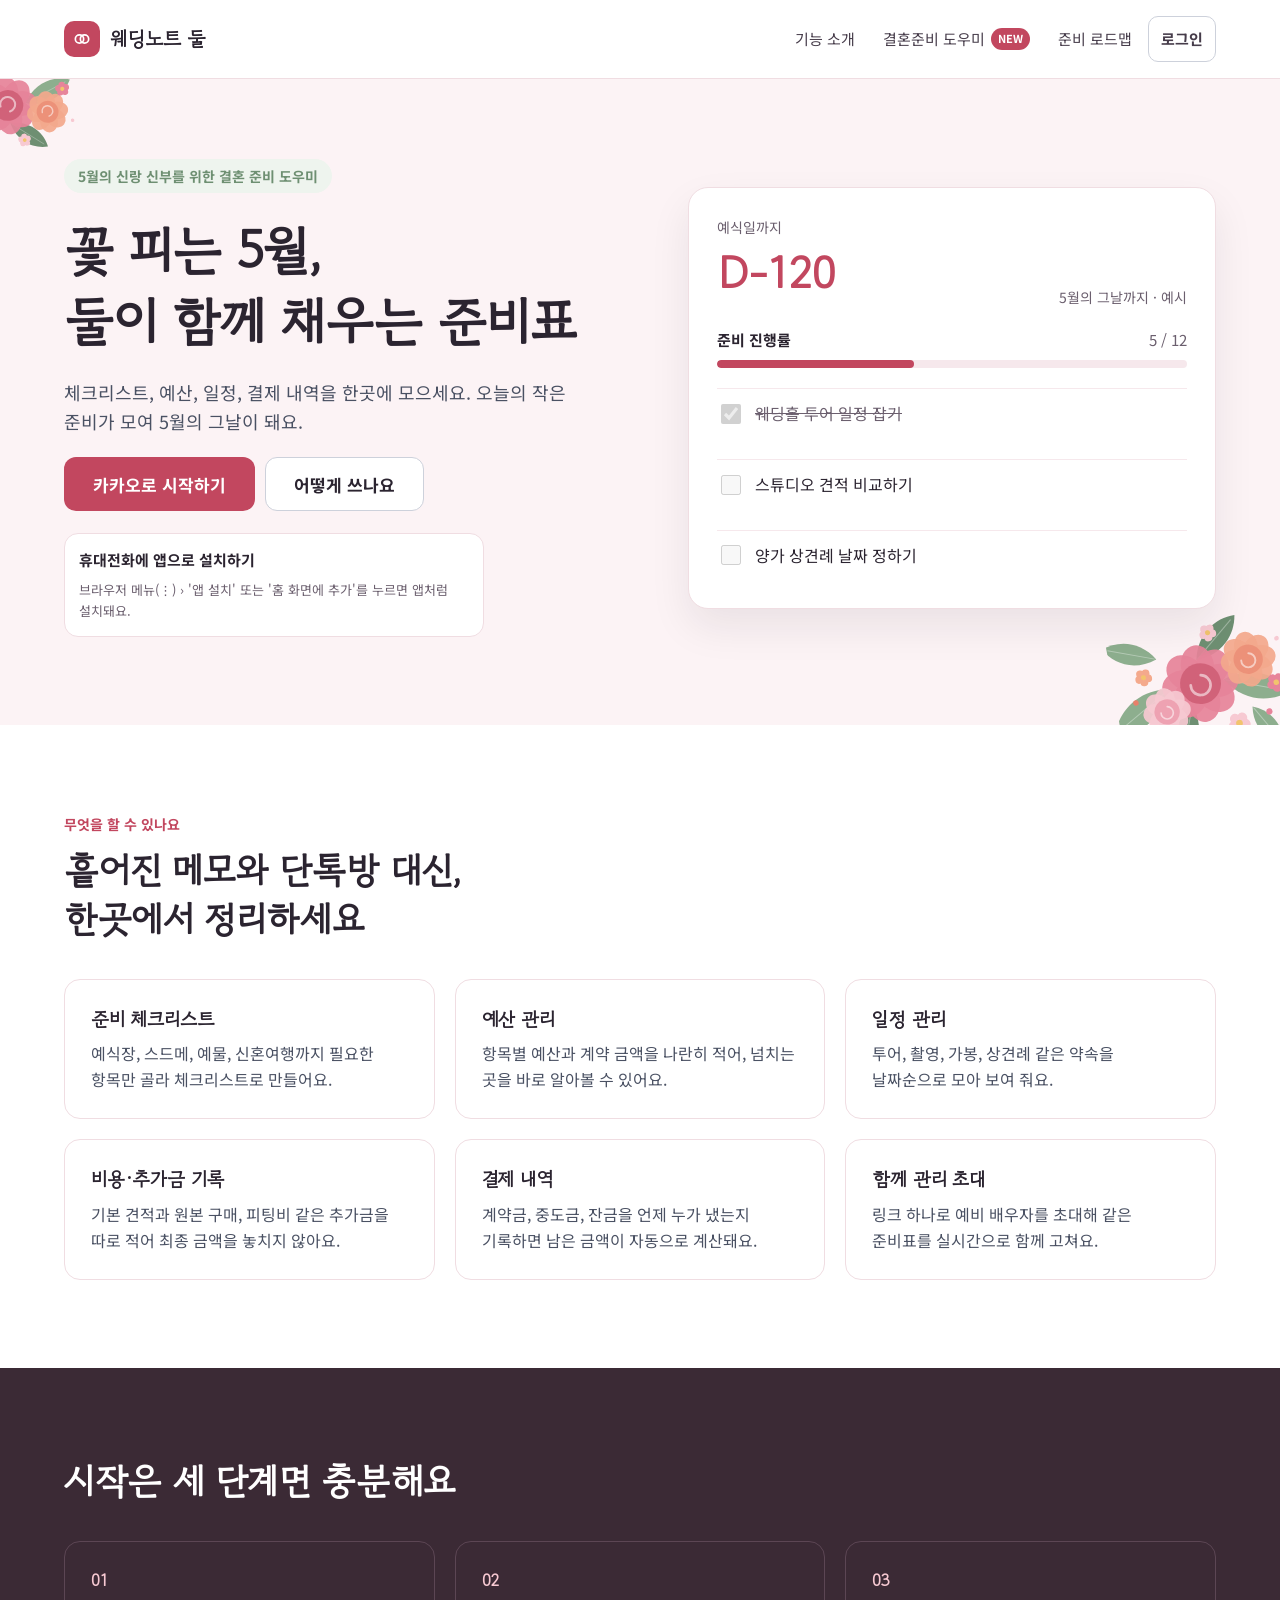
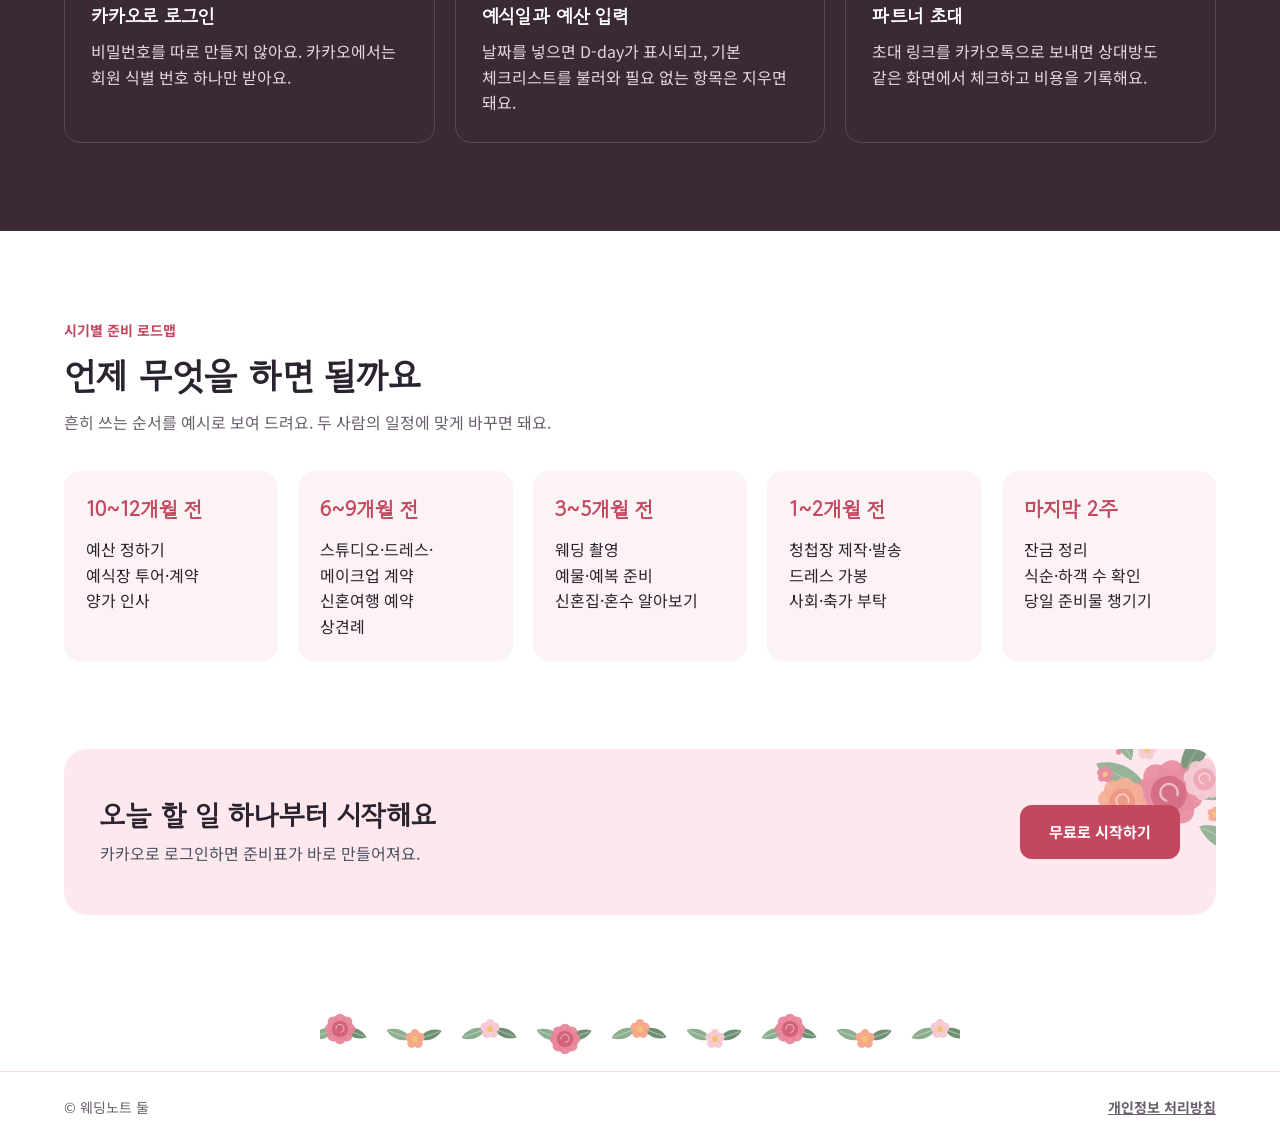
<file: index.html>
<!doctype html>
<html lang="ko">
<head>
<meta charset="utf-8">
<script src="js/inapp.js"></script>
<meta name="viewport" content="width=device-width, initial-scale=1">
<title>웨딩노트 둘 — 5월의 신랑 신부를 위한 결혼 준비 도우미</title>
<meta name="description" content="체크리스트, 예산, 일정, 추가금, 결제 내역을 한곳에서. 예비 배우자를 초대해 함께 관리하는 결혼 준비 도우미.">
<link rel="preconnect" href="https://fonts.googleapis.com">
<link href="https://fonts.googleapis.com/css2?family=Gowun+Dodum&family=Noto+Sans+KR:wght@400;500;700&display=swap" rel="stylesheet">
<link rel="manifest" href="manifest.webmanifest">
<meta name="theme-color" content="#C2475F">
<link rel="icon" type="image/png" sizes="32x32" href="icons/favicon-32.png">
<link rel="apple-touch-icon" href="icons/apple-touch-icon.png">
<meta name="apple-mobile-web-app-capable" content="yes">
<meta name="mobile-web-app-capable" content="yes">
<meta name="apple-mobile-web-app-title" content="웨딩노트">
<link rel="stylesheet" href="css/style.css">
</head>
<body>
<header class="topbar">
  <nav aria-label="주 메뉴">
    <a class="brand" href="index.html"><span class="brand-mark"><svg width="20" height="20" viewBox="0 0 24 24" fill="none" stroke="#fff" stroke-width="2" aria-hidden="true"><circle cx="9" cy="12" r="5"></circle><circle cx="15" cy="12" r="5"></circle></svg></span>웨딩노트 둘</a>
    <div class="menu">
      <a href="#features">기능 소개</a>
      <a href="app.html">결혼준비 도우미 <span class="pill pill-new">NEW</span></a>
      <a href="#roadmap">준비 로드맵</a>
      <a class="btn btn-line btn-sm" href="login.html">로그인</a>
    </div>
  </nav>
</header>

<main>
<section class="hero has-flowers">
  <div data-flowers="corner-left" class="fl-tl"></div><div data-flowers="corner-right" class="fl-br"></div>
  <div class="wrap">
    <div class="hero-text">
      <span class="may-badge">5월의 신랑 신부를 위한 결혼 준비 도우미</span>
      <h1>꽃 피는 5월,<br>둘이 함께 채우는 준비표</h1>
      <p class="lead">체크리스트, 예산, 일정, 결제 내역을 한곳에 모으세요. 오늘의 작은 준비가 모여 5월의 그날이 돼요.</p>
      <div class="row">
        <a class="btn btn-primary" href="login.html" style="min-height:54px;padding:0 28px;font-size:17px">카카오로 시작하기</a>
        <a class="btn btn-line" href="#how" style="min-height:54px;padding:0 28px;font-size:17px">어떻게 쓰나요</a>
      </div>
      <div class="hidden" data-install style="background:var(--white);border:1px solid var(--line);border-radius:14px;padding:14px;display:flex;max-width:420px;flex-direction:column;gap:8px">
        <b style="font-size:15px">휴대전화에 앱으로 설치하기</b>
        <span data-tip style="font-size:13px;color:var(--muted)"></span>
        <button type="button" class="btn btn-primary btn-sm hidden" style="align-self:flex-start">앱으로 설치</button>
      </div>
    </div>
    <div class="preview" aria-label="준비표 미리보기">
      <div class="row between" style="align-items:flex-end">
        <div><div style="font-size:14px;color:var(--muted)">예식일까지</div><div style="font-family:'Gowun Dodum';font-size:44px;font-weight:700;color:var(--accent)">D-120</div></div>
        <span style="font-size:14px;color:var(--muted)">5월의 그날까지 · 예시</span>
      </div>
      <div><div class="row between" style="font-size:15px"><b>준비 진행률</b><span style="color:var(--muted)">5 / 12</span></div><div class="bar" style="margin-top:8px"><span style="width:42%"></span></div></div>
      <div class="task done"><input type="checkbox" checked disabled aria-label="완료"><div class="t"><span class="title">웨딩홀 투어 일정 잡기</span></div></div>
      <div class="task"><input type="checkbox" disabled aria-label="미완료"><div class="t"><span class="title">스튜디오 견적 비교하기</span></div></div>
      <div class="task"><input type="checkbox" disabled aria-label="미완료"><div class="t"><span class="title">양가 상견례 날짜 정하기</span></div></div>
    </div>
  </div>
</section>

<section class="section" id="features">
  <div class="wrap">
    <div class="section-head"><span class="kicker">무엇을 할 수 있나요</span><h2>흩어진 메모와 단톡방 대신,<br>한곳에서 정리하세요</h2></div>
    <div class="grid">
      <div class="card"><h3>준비 체크리스트</h3><p>예식장, 스드메, 예물, 신혼여행까지 필요한 항목만 골라 체크리스트로 만들어요.</p></div>
      <div class="card"><h3>예산 관리</h3><p>항목별 예산과 계약 금액을 나란히 적어, 넘치는 곳을 바로 알아볼 수 있어요.</p></div>
      <div class="card"><h3>일정 관리</h3><p>투어, 촬영, 가봉, 상견례 같은 약속을 날짜순으로 모아 보여 줘요.</p></div>
      <div class="card"><h3>비용·추가금 기록</h3><p>기본 견적과 원본 구매, 피팅비 같은 추가금을 따로 적어 최종 금액을 놓치지 않아요.</p></div>
      <div class="card"><h3>결제 내역</h3><p>계약금, 중도금, 잔금을 언제 누가 냈는지 기록하면 남은 금액이 자동으로 계산돼요.</p></div>
      <div class="card"><h3>함께 관리 초대</h3><p>링크 하나로 예비 배우자를 초대해 같은 준비표를 실시간으로 함께 고쳐요.</p></div>
    </div>
  </div>
</section>

<section class="section dark" id="how">
  <div class="wrap">
    <div class="section-head"><h2>시작은 세 단계면 충분해요</h2></div>
    <div class="grid">
      <div class="card"><span class="step-no">01</span><h3>카카오로 로그인</h3><p>비밀번호를 따로 만들지 않아요. 카카오에서는 회원 식별 번호 하나만 받아요.</p></div>
      <div class="card"><span class="step-no">02</span><h3>예식일과 예산 입력</h3><p>날짜를 넣으면 D-day가 표시되고, 기본 체크리스트를 불러와 필요 없는 항목은 지우면 돼요.</p></div>
      <div class="card"><span class="step-no">03</span><h3>파트너 초대</h3><p>초대 링크를 카카오톡으로 보내면 상대방도 같은 화면에서 체크하고 비용을 기록해요.</p></div>
    </div>
  </div>
</section>

<section class="section" id="roadmap">
  <div class="wrap">
    <div class="section-head"><span class="kicker">시기별 준비 로드맵</span><h2>언제 무엇을 하면 될까요</h2><p style="margin:0;color:var(--muted)">흔히 쓰는 순서를 예시로 보여 드려요. 두 사람의 일정에 맞게 바꾸면 돼요.</p></div>
    <div class="grid" style="grid-template-columns:repeat(auto-fit,minmax(210px,1fr))">
      <div class="road"><strong>10~12개월 전</strong><span>예산 정하기<br>예식장 투어·계약<br>양가 인사</span></div>
      <div class="road"><strong>6~9개월 전</strong><span>스튜디오·드레스·메이크업 계약<br>신혼여행 예약<br>상견례</span></div>
      <div class="road"><strong>3~5개월 전</strong><span>웨딩 촬영<br>예물·예복 준비<br>신혼집·혼수 알아보기</span></div>
      <div class="road"><strong>1~2개월 전</strong><span>청첩장 제작·발송<br>드레스 가봉<br>사회·축가 부탁</span></div>
      <div class="road"><strong>마지막 2주</strong><span>잔금 정리<br>식순·하객 수 확인<br>당일 준비물 챙기기</span></div>
    </div>
  </div>
</section>

<section class="wrap" style="padding-bottom:88px">
  <div class="cta has-flowers"><div data-flowers="corner-right" class="fl-tr" style="width:180px;top:-40px;right:-30px;opacity:.9"></div>
    <div><h2 style="font-size:28px">오늘 할 일 하나부터 시작해요</h2><p style="margin:6px 0 0;color:#4A5163">카카오로 로그인하면 준비표가 바로 만들어져요.</p></div>
    <a class="btn btn-primary" href="login.html" style="min-height:54px;padding:0 28px">무료로 시작하기</a>
  </div>
</section>
</main>

<div data-flowers="garland" data-width="640" class="fl-garland" style="margin-bottom:8px"></div>
<footer class="site"><div class="wrap"><span>© 웨딩노트 둘</span><span><a href="privacy.html"><b>개인정보 처리방침</b></a></span></div></footer>
<script type="module" src="js/flowers.js"></script>
<script type="module" src="js/pwa.js"></script>
</body>
</html>
</file>
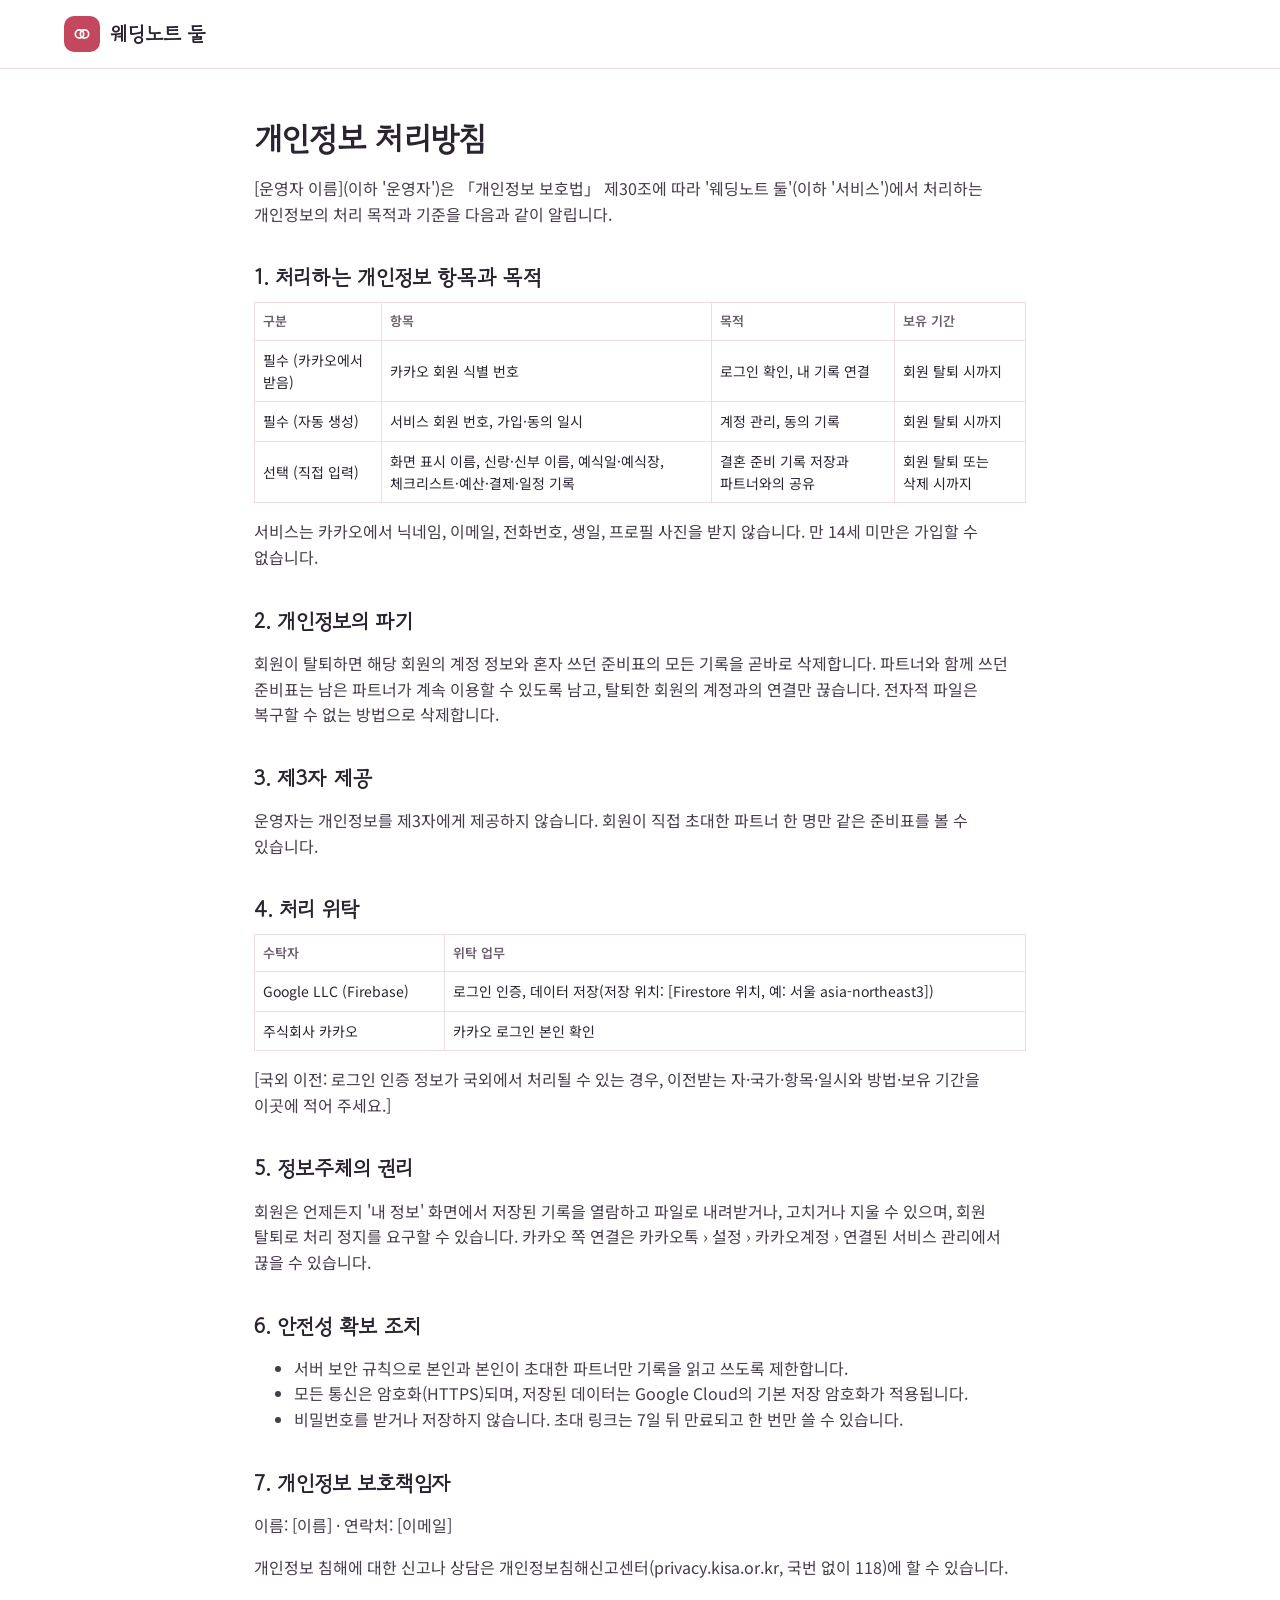
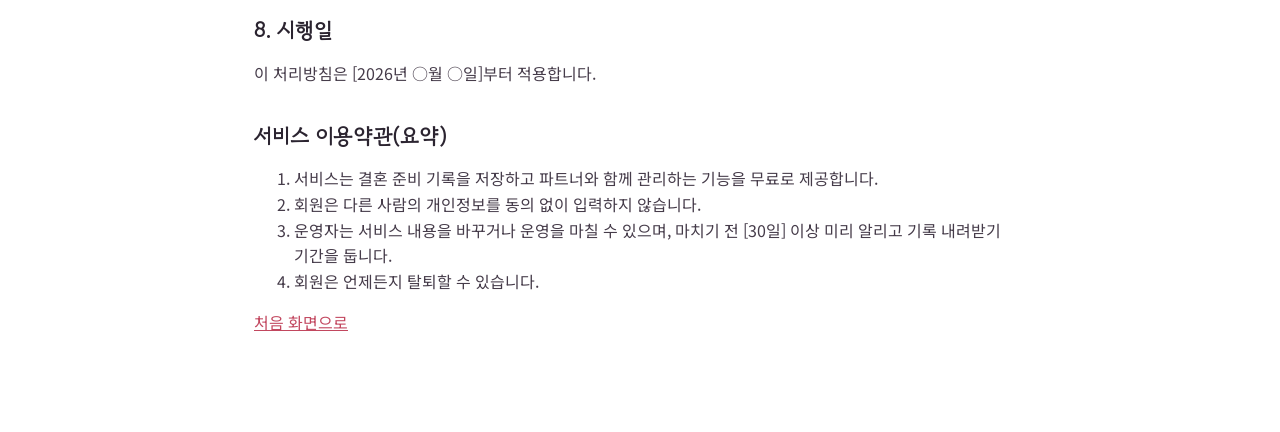
<file: privacy.html>
<!doctype html>
<html lang="ko">
<head>
<meta charset="utf-8">
<meta name="viewport" content="width=device-width, initial-scale=1">
<title>개인정보 처리방침 — 웨딩노트 둘</title>
<link rel="preconnect" href="https://fonts.googleapis.com">
<link href="https://fonts.googleapis.com/css2?family=Gowun+Dodum&family=Noto+Sans+KR:wght@400;500;700&display=swap" rel="stylesheet">
<link rel="manifest" href="manifest.webmanifest">
<meta name="theme-color" content="#C2475F">
<link rel="icon" type="image/png" sizes="32x32" href="icons/favicon-32.png">
<link rel="apple-touch-icon" href="icons/apple-touch-icon.png">
<meta name="apple-mobile-web-app-capable" content="yes">
<meta name="mobile-web-app-capable" content="yes">
<meta name="apple-mobile-web-app-title" content="웨딩노트">
<link rel="stylesheet" href="css/style.css">
</head>
<body>
<header class="topbar"><nav><a class="brand" href="index.html"><span class="brand-mark"><svg width="20" height="20" viewBox="0 0 24 24" fill="none" stroke="#fff" stroke-width="2" aria-hidden="true"><circle cx="9" cy="12" r="5"></circle><circle cx="15" cy="12" r="5"></circle></svg></span>웨딩노트 둘</a></nav></header>
<main class="doc">
  <!-- [대괄호] 부분은 운영자 정보로 바꿔 주세요. 게시 전 개인정보보호위원회 '개인정보 처리방침 작성지침'으로 한 번 더 확인하세요. -->
  <h1>개인정보 처리방침</h1>
  <p>[운영자 이름](이하 '운영자')은 「개인정보 보호법」 제30조에 따라 '웨딩노트 둘'(이하 '서비스')에서 처리하는 개인정보의 처리 목적과 기준을 다음과 같이 알립니다.</p>

  <h2>1. 처리하는 개인정보 항목과 목적</h2>
  <table>
    <thead><tr><th>구분</th><th>항목</th><th>목적</th><th>보유 기간</th></tr></thead>
    <tbody>
      <tr><td>필수 (카카오에서 받음)</td><td>카카오 회원 식별 번호</td><td>로그인 확인, 내 기록 연결</td><td>회원 탈퇴 시까지</td></tr>
      <tr><td>필수 (자동 생성)</td><td>서비스 회원 번호, 가입·동의 일시</td><td>계정 관리, 동의 기록</td><td>회원 탈퇴 시까지</td></tr>
      <tr><td>선택 (직접 입력)</td><td>화면 표시 이름, 신랑·신부 이름, 예식일·예식장, 체크리스트·예산·결제·일정 기록</td><td>결혼 준비 기록 저장과 파트너와의 공유</td><td>회원 탈퇴 또는 삭제 시까지</td></tr>
    </tbody>
  </table>
  <p>서비스는 카카오에서 닉네임, 이메일, 전화번호, 생일, 프로필 사진을 받지 않습니다. 만 14세 미만은 가입할 수 없습니다.</p>

  <h2>2. 개인정보의 파기</h2>
  <p>회원이 탈퇴하면 해당 회원의 계정 정보와 혼자 쓰던 준비표의 모든 기록을 곧바로 삭제합니다. 파트너와 함께 쓰던 준비표는 남은 파트너가 계속 이용할 수 있도록 남고, 탈퇴한 회원의 계정과의 연결만 끊습니다. 전자적 파일은 복구할 수 없는 방법으로 삭제합니다.</p>

  <h2>3. 제3자 제공</h2>
  <p>운영자는 개인정보를 제3자에게 제공하지 않습니다. 회원이 직접 초대한 파트너 한 명만 같은 준비표를 볼 수 있습니다.</p>

  <h2>4. 처리 위탁</h2>
  <table>
    <thead><tr><th>수탁자</th><th>위탁 업무</th></tr></thead>
    <tbody>
      <tr><td>Google LLC (Firebase)</td><td>로그인 인증, 데이터 저장(저장 위치: [Firestore 위치, 예: 서울 asia-northeast3])</td></tr>
      <tr><td>주식회사 카카오</td><td>카카오 로그인 본인 확인</td></tr>
    </tbody>
  </table>
  <p>[국외 이전: 로그인 인증 정보가 국외에서 처리될 수 있는 경우, 이전받는 자·국가·항목·일시와 방법·보유 기간을 이곳에 적어 주세요.]</p>

  <h2>5. 정보주체의 권리</h2>
  <p>회원은 언제든지 '내 정보' 화면에서 저장된 기록을 열람하고 파일로 내려받거나, 고치거나 지울 수 있으며, 회원 탈퇴로 처리 정지를 요구할 수 있습니다. 카카오 쪽 연결은 카카오톡 › 설정 › 카카오계정 › 연결된 서비스 관리에서 끊을 수 있습니다.</p>

  <h2>6. 안전성 확보 조치</h2>
  <ul>
    <li>서버 보안 규칙으로 본인과 본인이 초대한 파트너만 기록을 읽고 쓰도록 제한합니다.</li>
    <li>모든 통신은 암호화(HTTPS)되며, 저장된 데이터는 Google Cloud의 기본 저장 암호화가 적용됩니다.</li>
    <li>비밀번호를 받거나 저장하지 않습니다. 초대 링크는 7일 뒤 만료되고 한 번만 쓸 수 있습니다.</li>
  </ul>

  <h2>7. 개인정보 보호책임자</h2>
  <p>이름: [이름] · 연락처: [이메일]</p>
  <p>개인정보 침해에 대한 신고나 상담은 개인정보침해신고센터(privacy.kisa.or.kr, 국번 없이 118)에 할 수 있습니다.</p>

  <h2>8. 시행일</h2>
  <p>이 처리방침은 [2026년 ○월 ○일]부터 적용합니다.</p>

  <h2 id="terms">서비스 이용약관(요약)</h2>
  <ol>
    <li>서비스는 결혼 준비 기록을 저장하고 파트너와 함께 관리하는 기능을 무료로 제공합니다.</li>
    <li>회원은 다른 사람의 개인정보를 동의 없이 입력하지 않습니다.</li>
    <li>운영자는 서비스 내용을 바꾸거나 운영을 마칠 수 있으며, 마치기 전 [30일] 이상 미리 알리고 기록 내려받기 기간을 둡니다.</li>
    <li>회원은 언제든지 탈퇴할 수 있습니다.</li>
  </ol>
  <p><a href="index.html">처음 화면으로</a></p>
</main>
<script type="module" src="js/pwa.js"></script>
</body>
</html>
</file>
<file: css/style.css>
/* 웨딩노트 둘 — 공통 스타일 */
:root{
  /* 5월의 정원: 장미·작약 분홍, 살구, 잎사귀 초록 (아이보리·크림 톤은 쓰지 않음) */
  --ink:#2B2430; --ink2:#463C4A; --muted:#6B5F6E; --line:#F0DDE2; --line2:#F6E8EC;
  --bg:#FCF3F5; --white:#FFFFFF; --accent:#C2475F; --accent-dark:#9E3249; --accent-tint:#FCE8ED;
  --peach:#F4A98C; --sage:#6E8F72; --sage-tint:#EEF4EE;
  --kakao:#FEE500; --ok:#3F6B4F; --ok-tint:#EAF3EC; --info:#2F5D8A; --info-tint:#EAF1F8; --warn:#8A4B12; --warn-tint:#FBF0E4;
}
*{box-sizing:border-box}
body{margin:0;font-family:'Noto Sans KR',system-ui,sans-serif;color:var(--ink);background:var(--white);line-height:1.6;word-break:keep-all;overflow-wrap:break-word}
h1,h2,h3{font-family:'Gowun Dodum','Noto Sans KR',sans-serif;letter-spacing:-.01em;line-height:1.35;margin:0}
a{color:var(--accent)}a:hover{color:var(--accent-dark)}
img{max-width:100%}
.wrap{max-width:1200px;margin:0 auto;padding:0 24px}
.hidden{display:none!important}

/* 버튼 */
.btn{display:inline-flex;align-items:center;justify-content:center;gap:8px;min-height:44px;padding:10px 20px;border-radius:12px;border:1px solid transparent;font:inherit;font-weight:700;font-size:15px;text-decoration:none;cursor:pointer}
.btn-primary{background:var(--accent);color:#fff}.btn-primary:hover{background:var(--accent-dark);color:#fff}
.btn-line{background:#fff;color:var(--ink);border-color:#CDD1DB}.btn-line:hover{border-color:var(--ink2);color:var(--ink)}
.btn-kakao{background:var(--kakao);color:#191919;min-height:54px;font-size:17px;width:100%}.btn-kakao:hover{color:#191919;filter:brightness(.97)}
.btn-danger{background:#fff;color:#A11F2C;border-color:#E4B8BD}
.btn-sm{min-height:36px;padding:6px 12px;font-size:14px;border-radius:10px}
.btn-ghost{background:none;border:0;color:var(--muted);font:inherit;cursor:pointer;min-height:36px;padding:4px 8px;border-radius:8px}
.btn-ghost:hover{background:var(--line2);color:var(--ink)}

/* 상단 */
.topbar{border-bottom:1px solid var(--line);background:#fff}
.topbar nav{display:flex;flex-wrap:wrap;align-items:center;justify-content:space-between;gap:12px;padding:16px 24px;max-width:1200px;margin:0 auto}
.brand{display:flex;align-items:center;gap:10px;text-decoration:none;color:var(--ink);font-family:'Gowun Dodum',sans-serif;font-weight:700;font-size:20px}
.brand:hover{color:var(--ink)}
.brand-mark{width:36px;height:36px;border-radius:10px;background:var(--accent);display:flex;align-items:center;justify-content:center}
.menu{display:flex;flex-wrap:wrap;align-items:center;gap:4px}
.menu a{padding:10px 12px;color:var(--ink2);text-decoration:none;font-size:15px;display:flex;align-items:center;gap:6px}
.pill{font-size:11px;font-weight:700;border-radius:999px;padding:2px 7px}
.pill-new{background:var(--accent);color:#fff}.pill-soon{background:var(--line2);color:#4A5163;font-weight:600}

/* 랜딩 */
.hero{background:var(--bg)}
.hero .wrap{display:flex;flex-wrap:wrap;gap:56px;align-items:center;padding-top:80px;padding-bottom:88px}
.hero-text{flex:1 1 440px;min-width:0;display:flex;flex-direction:column;gap:22px}
.eyebrow{align-self:flex-start;font-size:14px;font-weight:600;color:var(--accent);background:var(--accent-tint);border-radius:999px;padding:6px 14px}
.hero h1{font-size:clamp(34px,5vw,52px);letter-spacing:-.02em}
.lead{font-size:18px;color:#4A5163;max-width:520px;margin:0}
.preview{flex:1 1 400px;min-width:0;background:#fff;border:1px solid var(--line);border-radius:20px;padding:28px;display:flex;flex-direction:column;gap:20px;box-shadow:0 18px 40px rgba(27,31,42,.08)}
.section{padding:88px 0}
.section-head{display:flex;flex-direction:column;gap:10px;margin-bottom:36px;max-width:680px}
.kicker{font-size:14px;font-weight:700;color:var(--accent)}
.section h2{font-size:clamp(26px,3.4vw,36px)}
.grid{display:grid;grid-template-columns:repeat(auto-fit,minmax(280px,1fr));gap:20px}
.card{border:1px solid var(--line);border-radius:16px;padding:26px;display:flex;flex-direction:column;gap:10px;background:#fff}
.card h3{font-size:19px}.card p{margin:0;color:#4A5163}
.dark{background:#3B2A35;color:#fff}
.dark .card{background:transparent;border-color:#5C4654}.dark .card p{color:#E6D6DD}
.step-no{font-family:'Gowun Dodum',sans-serif;font-weight:700;color:#F7C9D2}
.road{background:var(--bg);border-radius:16px;padding:22px;display:flex;flex-direction:column;gap:10px}
.road strong{font-family:'Gowun Dodum',sans-serif;font-size:21px;color:var(--accent)}
.cta{background:var(--accent-tint);border-radius:24px;padding:48px 36px;display:flex;flex-wrap:wrap;gap:20px;align-items:center;justify-content:space-between}
footer.site{border-top:1px solid var(--line)}
footer.site .wrap{display:flex;flex-wrap:wrap;justify-content:space-between;gap:12px;padding-top:24px;padding-bottom:24px;font-size:14px;color:var(--muted)}
footer.site a{color:var(--muted)}

/* 로그인 */
.login-page{background:var(--bg);min-height:100vh;padding:48px 20px;display:flex;flex-wrap:wrap;gap:28px;justify-content:center;align-items:flex-start}
.login-card{flex:1 1 400px;max-width:460px;background:#fff;border-radius:24px;padding:36px 32px;display:flex;flex-direction:column;gap:20px;box-shadow:0 18px 40px rgba(27,31,42,.08)}
.consent{border:1px solid var(--line);border-radius:14px;padding:16px;display:flex;flex-direction:column;gap:10px;font-size:14px}
.consent div{display:flex;justify-content:space-between;gap:12px}
.check{display:flex;gap:10px;align-items:flex-start;font-size:14px;cursor:pointer}
.check input{width:18px;height:18px;margin:3px 0 0;accent-color:var(--accent);flex:none}
.promise{flex:1 1 400px;max-width:540px;display:flex;flex-direction:column;gap:14px}
.promise .item{background:#fff;border-radius:16px;padding:20px;display:flex;gap:14px}
.promise .item p{margin:4px 0 0;font-size:15px;color:#4A5163}

/* 앱 */
.app{display:flex;flex-wrap:wrap;min-height:100vh;background:var(--bg)}
.side{flex:1 1 240px;max-width:100%;background:#fff;border-right:1px solid var(--line);padding:22px 14px;display:flex;flex-direction:column;gap:20px}
.side nav{display:flex;flex-direction:column;gap:2px}
.side nav button{text-align:left;padding:12px 14px;border-radius:10px;border:0;background:none;font:inherit;font-size:15px;color:var(--ink2);cursor:pointer}
.side nav button[aria-current="page"]{background:var(--accent-tint);color:var(--accent);font-weight:700}
.me{margin-top:auto;border-top:1px solid var(--line);padding:14px 8px 0;display:flex;flex-direction:column;gap:8px;font-size:14px}
.avatar{width:36px;height:36px;border-radius:50%;background:var(--kakao);color:#191919;font-weight:700;display:flex;align-items:center;justify-content:center;flex:none}
.main{flex:999 1 560px;min-width:0;padding:28px;display:flex;flex-direction:column;gap:22px;max-width:1240px}
.panel{background:#fff;border-radius:16px;padding:22px;display:flex;flex-direction:column;gap:14px}
.panel h2{font-size:20px}
.stats{display:grid;grid-template-columns:repeat(auto-fit,minmax(200px,1fr));gap:14px}
.stat{background:#fff;border-radius:16px;padding:20px;display:flex;flex-direction:column;gap:4px}
.stat .label{font-size:14px;color:var(--muted)}
.stat .value{font-family:'Gowun Dodum',sans-serif;font-size:28px;font-weight:700}
.stat .sub{font-size:13px;color:var(--muted)}
.bar{height:8px;border-radius:999px;background:var(--line2);overflow:hidden}.bar>span{display:block;height:100%;background:var(--accent);border-radius:999px}
.notice{display:flex;align-items:center;gap:8px;font-size:13px;color:var(--ok);background:var(--ok-tint);border-radius:999px;padding:8px 14px}
.demo-banner{background:var(--warn-tint);color:var(--warn);font-size:14px;padding:10px 16px;text-align:center}
.row{display:flex;flex-wrap:wrap;gap:10px;align-items:center}
.between{justify-content:space-between}
.filters button{min-height:36px;padding:6px 14px;border-radius:999px;border:1px solid #CDD1DB;background:#fff;font:inherit;font-size:14px;color:var(--ink2);cursor:pointer}
.filters button[aria-pressed="true"]{background:var(--ink);color:#fff;border-color:var(--ink)}
.task{display:flex;align-items:center;gap:14px;padding:12px 4px;border-top:1px solid var(--line2)}
.task input[type=checkbox]{width:20px;height:20px;accent-color:var(--accent);margin:0;flex:none}
.task .t{flex:1;min-width:0;display:flex;flex-direction:column}
.task .meta{font-size:13px;color:var(--muted)}
.task.done .title{color:var(--muted);text-decoration:line-through}
.form{display:flex;flex-wrap:wrap;gap:10px;align-items:flex-end;background:var(--bg);border-radius:12px;padding:14px}
.field{display:flex;flex-direction:column;gap:4px;font-size:13px;color:var(--ink2);flex:1 1 140px;min-width:0}
.field input,.field select,.field textarea{font:inherit;font-size:15px;color:var(--ink);border:1px solid #CDD1DB;border-radius:10px;padding:9px 11px;background:#fff;min-height:42px;width:100%}
.field input:focus,.field select:focus{outline:2px solid var(--accent);outline-offset:1px}
.table-box{overflow-x:auto}
table{width:100%;border-collapse:collapse;font-size:15px;min-width:680px}
th{text-align:left;font-size:13px;color:var(--muted);font-weight:600;padding:10px 8px;border-bottom:1px solid var(--line)}
td{padding:12px 8px;border-bottom:1px solid var(--line2);vertical-align:middle}
td.num,th.num{text-align:right;font-variant-numeric:tabular-nums}
tfoot td{font-weight:700;border-bottom:0}
.tag{font-size:13px;border-radius:999px;padding:3px 10px;white-space:nowrap}
.tag-ok{color:var(--ok);background:var(--ok-tint)}.tag-info{color:var(--info);background:var(--info-tint)}.tag-warn{color:var(--warn);background:var(--warn-tint)}
.event{display:flex;gap:14px;align-items:center;padding:12px;background:var(--bg);border-radius:12px}
.event .d{width:76px;text-align:center;font-family:'Gowun Dodum',sans-serif;font-weight:700;color:var(--accent);flex:none}
.empty{color:var(--muted);font-size:15px;padding:12px 0}
.toast{position:fixed;left:50%;bottom:24px;transform:translateX(-50%);background:var(--ink);color:#fff;padding:12px 20px;border-radius:12px;font-size:15px;z-index:50;max-width:90vw}
.danger-zone{border:1px solid #E4B8BD;border-radius:14px;padding:18px;display:flex;flex-direction:column;gap:10px}
.copybox{display:flex;gap:8px;flex-wrap:wrap}.copybox input{flex:1 1 260px}

/* 초대 */
.invite-page{background:var(--bg);min-height:100vh;display:flex;justify-content:center;padding:32px 16px}
.invite-card{width:100%;max-width:420px;background:#fff;border-radius:24px;padding:32px 24px;display:flex;flex-direction:column;gap:20px;text-align:center}
.share{background:var(--bg);border-radius:14px;padding:16px;text-align:left;font-size:14px;display:flex;flex-direction:column;gap:6px}

/* 문서 */
.doc{max-width:820px;margin:0 auto;padding:48px 24px 80px}
.doc h1{font-size:32px;margin-bottom:8px}.doc h2{font-size:21px;margin:36px 0 10px}
.doc table{min-width:0;font-size:14px}.doc td,.doc th{border:1px solid var(--line);padding:8px}
.doc p,.doc li{color:var(--ink2)}

@media (max-width:640px){
  .main{padding:18px}
  .hero .wrap{padding-top:48px;padding-bottom:56px}
  .side{border-right:0;border-bottom:1px solid var(--line)}
  .side nav{flex-direction:row;flex-wrap:wrap}
  .me{margin-top:0}
}

/* ── 5월 꽃 장식 ── */
.has-flowers{position:relative;overflow:hidden}
.has-flowers>*:not([data-flowers]){position:relative;z-index:1}
[data-flowers]{position:absolute;pointer-events:none;z-index:0}
[data-flowers] svg{display:block;width:100%;height:auto}
.fl-tl{top:-30px;left:-40px;width:clamp(160px,22vw,300px);transform:rotate(-8deg)}
.fl-tr{top:-30px;right:-40px;width:clamp(160px,22vw,300px);transform:rotate(8deg)}
.fl-bl{bottom:-50px;left:-40px;width:clamp(140px,18vw,240px);transform:rotate(190deg)}
.fl-br{bottom:-50px;right:-40px;width:clamp(140px,18vw,240px);transform:rotate(170deg)}
.fl-garland{position:static;width:100%;max-width:640px;margin:0 auto}
.may-badge{align-self:flex-start;display:inline-flex;align-items:center;gap:8px;font-size:14px;font-weight:700;color:var(--sage);background:var(--sage-tint);border-radius:999px;padding:6px 14px}

/* ── 준비표 첫 화면(대표 사진) ── */
.hero-card{position:relative;overflow:hidden;border-radius:22px;min-height:340px;padding:32px;display:flex;flex-direction:column;justify-content:flex-end;gap:6px;background:linear-gradient(135deg,#FCE8ED,#FDEFE9 55%,#EEF4EE);color:var(--ink)}
.hero-card.photo{color:#fff;background-size:cover;background-position:center}
.hero-card.photo::before{content:"";position:absolute;inset:0;background:linear-gradient(180deg,rgba(43,20,32,.05) 30%,rgba(43,20,32,.68));z-index:0}
.hero-card>*{position:relative;z-index:1}
.hero-card>[data-flowers]{position:absolute;z-index:0}
.hero-card>.aisle{position:absolute;inset:0;z-index:0}
.hero-card>.aisle svg{width:100%;height:100%;display:block}
.hero-card:not(.photo){background:#FCE8ED}
.hero-card:not(.photo)::before{content:"";position:absolute;inset:0;z-index:0;background:linear-gradient(90deg,#FCE8ED 0%,#FCE8ED 30%,rgba(252,232,237,0) 46%)}
@media (min-width:641px){.hero-card>.aisle{left:30%}}
.hero-card.photo>.aisle{display:none}
.hero-card .fl-tr{width:clamp(110px,13vw,170px);top:-34px;right:-34px}
.hero-card .fl-bl{width:clamp(100px,11vw,150px);bottom:-44px;left:-40px}
@media (max-width:640px){
  .side [data-install]{display:none!important}
  .side{gap:10px;padding:14px}
  .me{flex-direction:row;align-items:center;justify-content:space-between;padding-top:10px}
  .hero-card{min-height:440px;padding:24px}
  .hero-card>.aisle{bottom:auto;height:58%}
  .hero-card:not(.photo)::before{background:linear-gradient(180deg,rgba(252,232,237,0) 40%,#FCE8ED 58%)}
}
.hero-card .dd{font-family:'Gowun Dodum',sans-serif;font-size:clamp(44px,7vw,68px);font-weight:700;line-height:1.05}
.hero-card .names{font-family:'Gowun Dodum',sans-serif;font-size:clamp(20px,2.6vw,26px)}
.hero-card .meta{font-size:15px;opacity:.92}
.hero-card:not(.photo) .dd{color:var(--accent)}
.hero-card .fl-tr,.hero-card .fl-bl{z-index:0}
.hero-card.photo [data-flowers]{opacity:.9}

/* ── 우리 사진 ── */
.photos{display:grid;grid-template-columns:repeat(auto-fill,minmax(160px,1fr));gap:12px}
.photo-item{position:relative;border-radius:14px;overflow:hidden;background:var(--line2);aspect-ratio:4/3}
.photo-item img{width:100%;height:100%;object-fit:cover;display:block}
.photo-item .cap{position:absolute;left:0;right:0;bottom:0;padding:22px 10px 8px;background:linear-gradient(180deg,transparent,rgba(43,20,32,.6));color:#fff;font-size:13px}
.photo-item .acts{position:absolute;top:6px;right:6px;display:flex;gap:4px}
.photo-item .acts button{min-height:32px;padding:4px 10px;border:0;border-radius:8px;background:rgba(255,255,255,.92);font:inherit;font-size:12px;color:var(--ink);cursor:pointer}
.photo-item.cover{outline:3px solid var(--accent);outline-offset:-3px}
.drop{border:2px dashed #E7B7C3;border-radius:14px;padding:18px;text-align:center;color:var(--muted);font-size:14px;background:#fff}

.hero .fl-tl{width:clamp(110px,12vw,160px);top:-46px;left:-58px}
.hero .fl-br{width:clamp(140px,16vw,220px)}
.login-page .fl-tl{width:clamp(120px,14vw,190px)}
@media (max-width:640px){.hero .fl-tl{left:-70px;top:-60px}.fl-br,.fl-bl{opacity:.75}}

/* ── 새 메뉴 ── */
.side-a{color:#2F5D8A;background:#EAF1F8}.side-b{color:var(--accent);background:var(--accent-tint)}
.mini-check{width:20px;height:20px;accent-color:var(--accent);margin:0;vertical-align:middle}
.plan{display:flex;gap:14px;align-items:center;padding:12px;background:var(--bg);border-radius:12px}
.plan .tm{width:64px;flex:none;font-family:'Gowun Dodum',sans-serif;font-weight:700;font-size:18px;color:var(--accent)}
.plan.done{opacity:.55}.plan.done .tt{text-decoration:line-through}
.shop-group{border:1px solid var(--line);border-radius:14px;overflow:hidden}
.shop-group>header{display:flex;flex-wrap:wrap;gap:8px;justify-content:space-between;align-items:center;padding:12px 14px;background:var(--bg)}
.shop-opt{display:flex;flex-wrap:wrap;gap:10px;align-items:center;padding:10px 14px;border-top:1px solid var(--line2)}
.shop-opt .pr{font-weight:700;margin-left:auto;font-variant-numeric:tabular-nums}
.best{font-size:12px;font-weight:700;color:var(--sage);background:var(--sage-tint);border-radius:999px;padding:2px 8px}
.note{border-left:0;background:var(--bg);border-radius:12px;padding:14px 16px;display:flex;flex-direction:column;gap:4px}
.note .tp{font-size:13px;font-weight:700;color:var(--accent)}
@media (max-width:640px){.side nav{flex-wrap:nowrap;overflow-x:auto;-webkit-overflow-scrolling:touch;padding-bottom:4px}.side nav button{white-space:nowrap;flex:none}}

/* ── 메뉴별 배너 ── */
.banner{position:relative;overflow:hidden;border-radius:18px;min-height:150px;padding:22px 26px;margin-bottom:18px;display:flex;align-items:flex-end;justify-content:space-between;gap:12px;background:linear-gradient(120deg,#FCE8ED,#FBEFF2 60%,#EEF4EE);color:var(--ink);background-size:cover;background-position:center}
.banner>[data-flowers]{position:absolute;z-index:0;pointer-events:none}
.banner .fl-tr{width:clamp(110px,12vw,160px);top:-34px;right:-30px}
.banner .fl-bl{width:clamp(90px,9vw,130px);bottom:-46px;left:-36px;opacity:.85}
.banner .bn-text,.banner .bn-btn{position:relative;z-index:1}
.bn-text{display:flex;flex-direction:column;gap:2px;padding-left:8px}
.bn-sub{font-size:14px;color:var(--accent)}
.bn-title{font-family:"Gowun Dodum",sans-serif;font-size:28px;font-weight:400;color:var(--accent)}
.bn-btn{border:0;border-radius:999px;padding:8px 14px;font:inherit;font-size:13px;background:rgba(255,255,255,.88);color:var(--ink);cursor:pointer;box-shadow:0 2px 8px rgba(43,20,32,.12)}
.bn-btn:hover{background:#fff}
.banner.photo{color:#fff}
.banner.photo>[data-flowers]{display:none}
.banner.photo::before{content:"";position:absolute;inset:0;z-index:0;background:linear-gradient(180deg,rgba(43,20,32,0) 25%,rgba(43,20,32,.62))}
.banner.photo .bn-sub{color:rgba(255,255,255,.9)}
.banner.photo .bn-title{color:#fff;text-shadow:0 1px 8px rgba(0,0,0,.25)}
@media (min-width:641px){.banner{min-height:170px}}
@media (max-width:640px){.banner{min-height:120px;padding:16px 18px;border-radius:14px}.bn-title{font-size:23px}.bn-sub{font-size:13px}}
.picker{border:0;border-radius:18px;padding:20px;width:min(560px,94vw);max-height:86vh;box-shadow:0 20px 60px rgba(43,20,32,.25);color:var(--ink)}
.picker[open]{display:flex;flex-direction:column;gap:14px}
.picker::backdrop{background:rgba(43,20,32,.4)}
.picker-grid{display:grid;grid-template-columns:repeat(auto-fill,minmax(110px,1fr));gap:10px;overflow:auto}
.picker-grid button{padding:0;border:3px solid transparent;border-radius:12px;overflow:hidden;cursor:pointer;background:var(--accent-tint);aspect-ratio:4/3}
.picker-grid button[aria-pressed="true"]{border-color:var(--accent)}
.picker-grid img{width:100%;height:100%;object-fit:cover;display:block}
</file>
